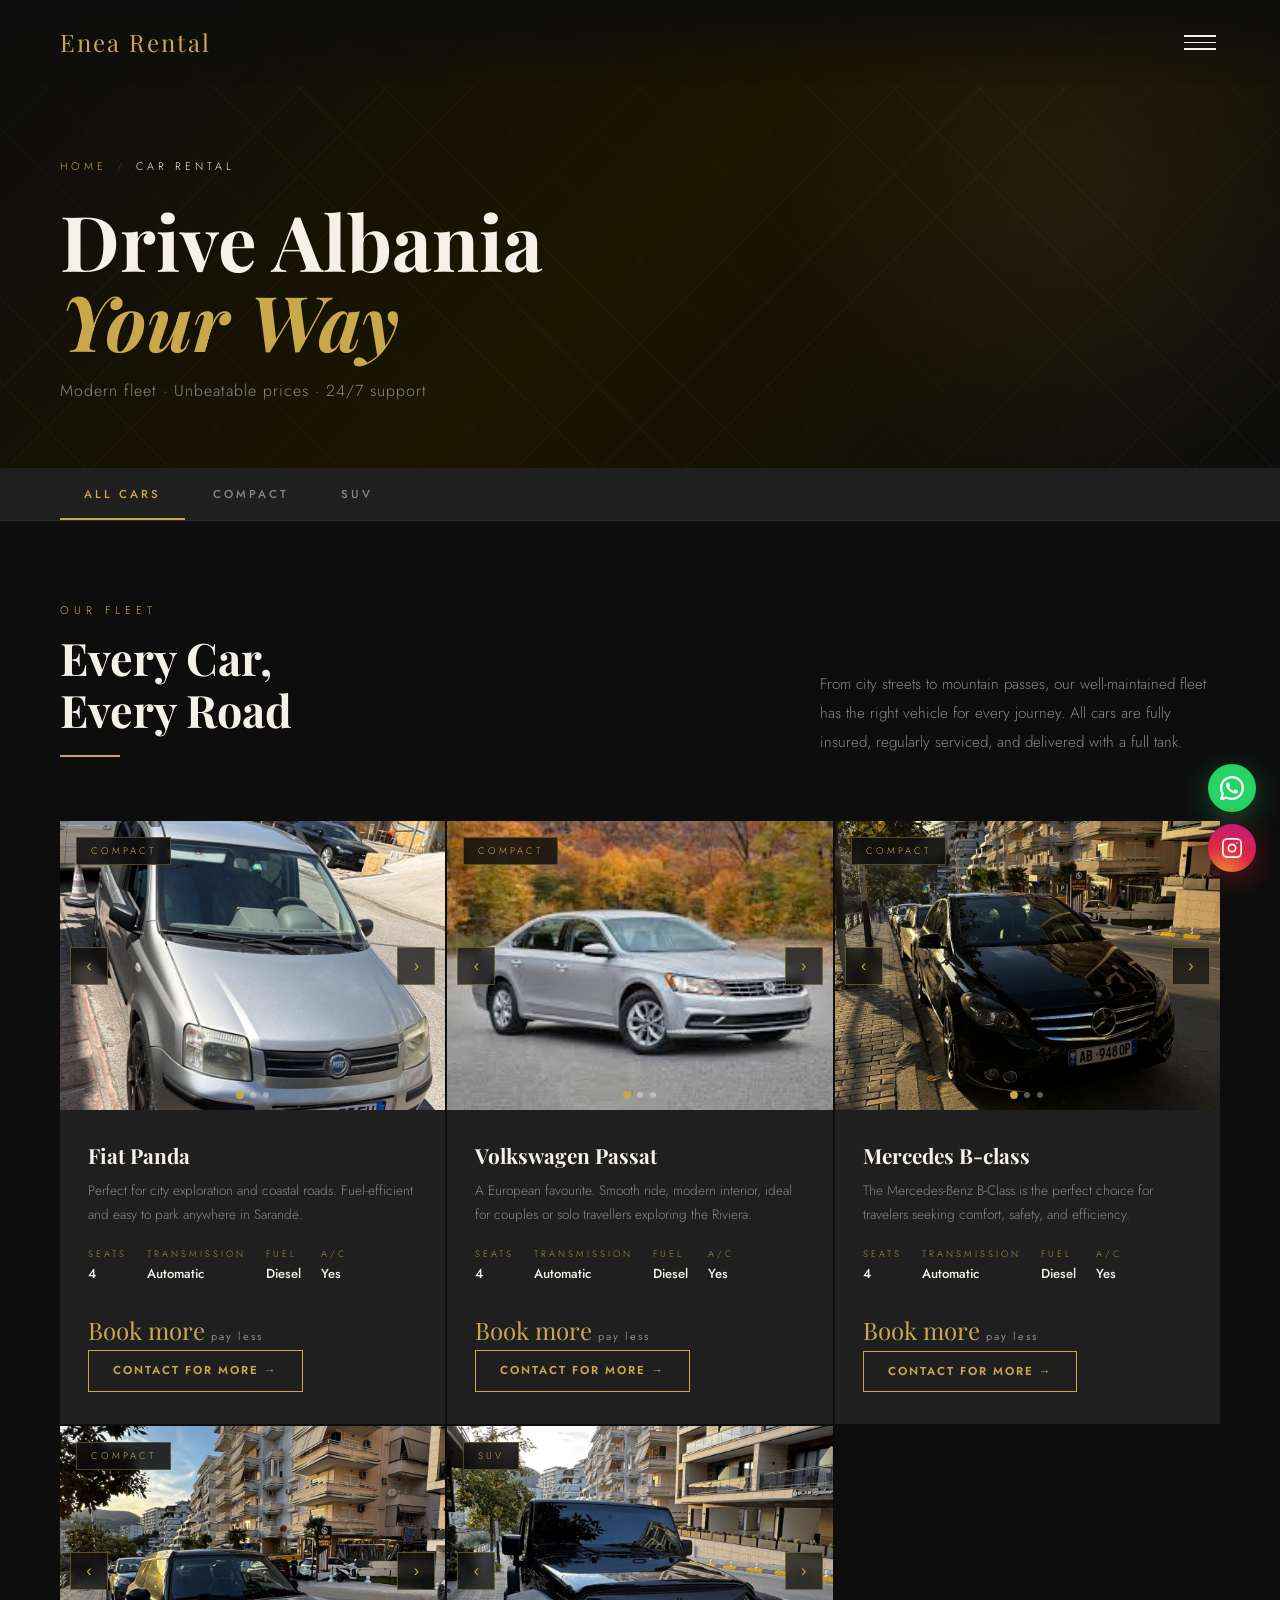
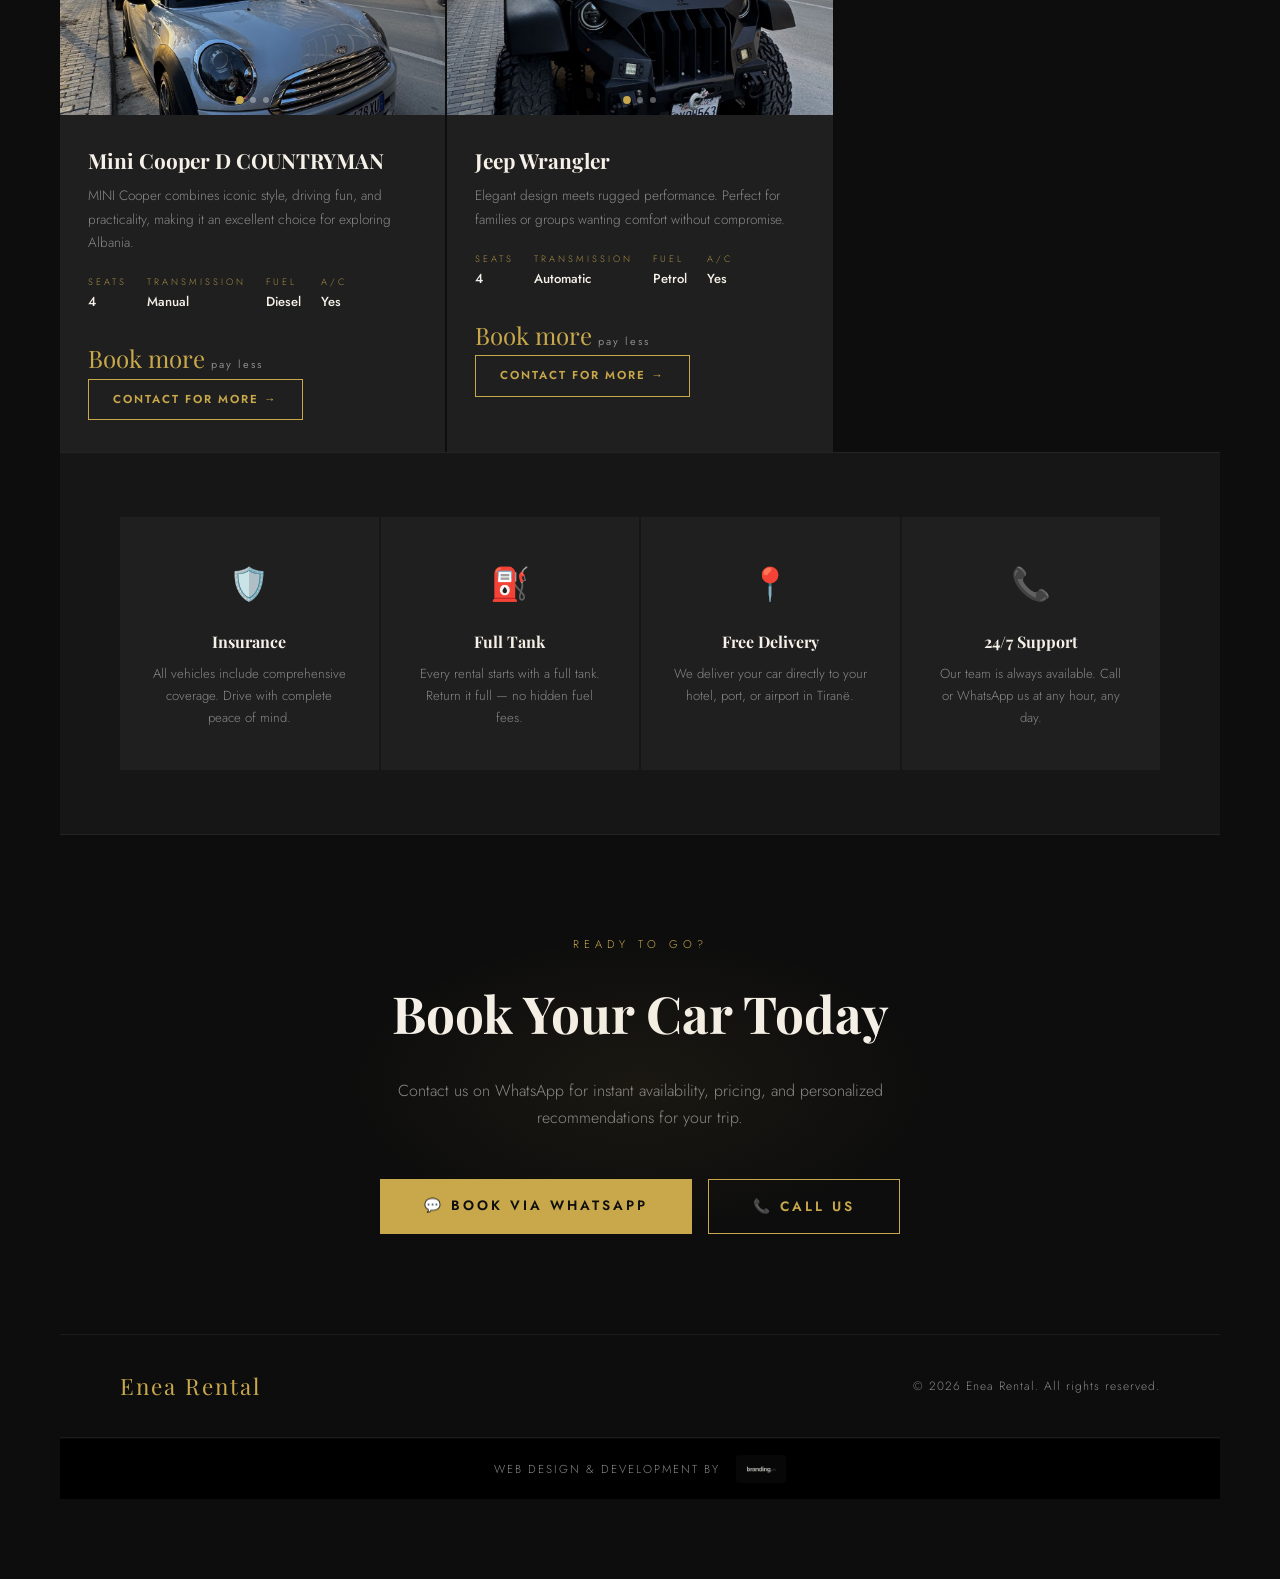
<file: carrental.html>
<!DOCTYPE html>
<html lang="en">
<head>
<meta charset="UTF-8">
<meta name="viewport" content="width=device-width, initial-scale=1.0">
<title>Car Rental – Enea Rental Albania</title>
<link href="https://fonts.googleapis.com/css2?family=Playfair+Display:ital,wght@0,400;0,700;1,400&family=Jost:wght@300;400;500;600&display=swap" rel="stylesheet">
<style>
:root {
  --gold: #C9A84C;
  --gold-light: #E8C97A;
  --dark: #0D0D0D;
  --dark2: #161616;
  --dark3: #1F1F1F;
  --cream: #F5F0E8;
  --text-muted: #888;
  --white: #fff;
}

*, *::before, *::after { box-sizing: border-box; margin: 0; padding: 0; }
html { scroll-behavior: smooth; }
body {
  background: var(--dark);
  color: var(--cream);
  font-family: 'Jost', sans-serif;
  font-weight: 300;
  line-height: 1.7;
  overflow-x: hidden;
}

/* NAV */
nav {
  position: fixed; top: 0; left: 0; width: 100%;
  z-index: 100;
  display: flex; align-items: center; justify-content: space-between;
  padding: 22px 60px;
  background: linear-gradient(to bottom, rgba(13,13,13,.95) 0%, transparent 100%);
  backdrop-filter: blur(4px);
}
.nav-logo {
  font-family: 'Playfair Display', serif;
  font-size: 1.5rem; color: var(--gold);
  letter-spacing: 2px; text-decoration: none;
}
.hamburger {
  display: flex; flex-direction: column;
  justify-content: center; gap: 5px;
  width: 40px; height: 40px;
  background: none; border: none;
  cursor: pointer; padding: 4px; z-index: 600;
}
.hamburger span {
  display: block; width: 100%; height: 1.5px;
  background: var(--cream);
  transition: transform 0.4s, opacity 0.3s, width 0.3s;
  transform-origin: left;
}
.hamburger.open span:nth-child(1) { transform: rotate(45deg) translateY(-1px); }
.hamburger.open span:nth-child(2) { opacity: 0; width: 0; }
.hamburger.open span:nth-child(3) { transform: rotate(-45deg) translateY(1px); }
.nav-overlay {
  position: fixed; inset: 0;
  background: rgba(13,13,13,.6);
  backdrop-filter: blur(4px);
  z-index: 700; opacity: 0;
  pointer-events: none; transition: opacity 0.4s;
}
.nav-overlay.open { opacity: 1; pointer-events: all; }
.nav-panel {
  position: fixed; top: 0; right: 0;
  width: 320px; height: 100vh;
  background: var(--dark3);
  border-left: 1px solid rgba(201,168,76,.15);
  z-index: 800;
  display: flex; flex-direction: column;
  transform: translateX(100%);
  transition: transform 0.5s cubic-bezier(0.25, 0.46, 0.45, 0.94);
}
.nav-panel.open { transform: translateX(0); }
.nav-panel-header {
  display: flex; justify-content: space-between; align-items: center;
  padding: 28px 32px;
  border-bottom: 1px solid rgba(255,255,255,.06);
}
.nav-panel-logo {
  font-family: 'Playfair Display', serif;
  font-size: 1.2rem; color: var(--gold); letter-spacing: 2px;
}
.nav-close {
  background: none; border: none; font-size: 1rem; cursor: pointer;
  color: var(--text-muted); width: 32px; height: 32px;
  display: flex; align-items: center; justify-content: center; transition: color .3s;
}
.nav-close:hover { color: var(--gold); }
.nav-panel-links {
  list-style: none; flex: 1; padding: 40px 32px;
  display: flex; flex-direction: column; gap: 4px;
}
.nav-panel-links li a {
  display: flex; align-items: center; gap: 20px;
  text-decoration: none; color: var(--cream);
  font-size: 1.6rem; font-weight: 300;
  font-family: 'Playfair Display', serif;
  padding: 16px 0;
  border-bottom: 1px solid rgba(255,255,255,.06);
  transition: color 0.3s, padding-left 0.3s;
}
.nav-panel-links li a:hover { color: var(--gold); padding-left: 8px; }
.nav-num {
  font-size: 0.7rem; letter-spacing: 2px;
  color: var(--gold); font-family: 'Jost', sans-serif; font-weight: 500;
}
.nav-panel-footer {
  padding: 28px 32px;
  border-top: 1px solid rgba(255,255,255,.06);
  display: flex; flex-direction: column; gap: 10px;
}
.nav-call {
  display: inline-flex; align-items: center; gap: 8px;
  background: var(--dark); color: var(--cream);
  padding: 12px 20px; text-decoration: none;
  font-size: 0.82rem; font-weight: 500; letter-spacing: 1px;
  border: 1px solid rgba(255,255,255,.08); transition: border-color .2s, color .2s;
}
.nav-call:hover { border-color: var(--gold); color: var(--gold); }
.nav-wa {
  display: inline-flex; align-items: center; gap: 8px;
  background: #25d366; color: #fff;
  padding: 12px 20px; text-decoration: none;
  font-size: 0.82rem; font-weight: 500; letter-spacing: 1px; transition: opacity .2s;
}
.nav-wa:hover { opacity: 0.9; }
.nav-panel-footer p { font-size: 0.78rem; color: var(--text-muted); letter-spacing: 1px; }

/* PAGE HERO */
.page-hero {
  position: relative;
  height: 52vh; min-height: 380px;
  display: flex; align-items: flex-end;
  overflow: hidden;
  background: var(--dark2);
}
.page-hero-bg {
  position: absolute; inset: 0;
  background: linear-gradient(135deg, #0D0D0D 0%, #1a1600 50%, #0D0D0D 100%);
}

.page-hero-pattern {
  position: absolute; inset: 0; opacity: 0.04;
  background-image:
    repeating-linear-gradient(45deg, var(--gold) 0px, var(--gold) 1px, transparent 1px, transparent 60px),
    repeating-linear-gradient(-45deg, var(--gold) 0px, var(--gold) 1px, transparent 1px, transparent 60px);
}
.page-hero-glow {
  position: absolute; top: -100px; right: -100px;
  width: 600px; height: 600px; border-radius: 50%;
  background: radial-gradient(circle, rgba(201,168,76,.08) 0%, transparent 70%);
  pointer-events: none;
}
.page-hero-content {
  position: relative; z-index: 2;
  padding: 0 60px 64px;
  animation: fadeUp .8s ease both;
}
.breadcrumb {
  display: flex; align-items: center; gap: 10px;
  font-size: .68rem; letter-spacing: 4px; text-transform: uppercase;
  color: var(--text-muted); margin-bottom: 24px;
}
.breadcrumb a { color: var(--gold); text-decoration: none; transition: opacity .2s; }
.breadcrumb a:hover { opacity: .7; }
.breadcrumb span { color: rgba(255,255,255,.2); }
.page-hero-content h1 {
  font-family: 'Playfair Display', serif;
  font-size: clamp(3rem, 6vw, 5.5rem);
  font-weight: 700; line-height: 1.05;
  margin-bottom: 16px;
}
.page-hero-content h1 em { font-style: italic; color: var(--gold); }
.page-hero-sub {
  color: var(--text-muted); font-size: 1rem; letter-spacing: 1px; max-width: 500px;
}

/* FILTER BAR */
.filter-bar {
  background: var(--dark3);
  border-bottom: 1px solid rgba(255,255,255,.06);
  padding: 0 60px;
  display: flex; align-items: center; gap: 4px;
  position: sticky; top: 72px; z-index: 50;
  overflow-x: auto;
}
.filter-bar::-webkit-scrollbar { display: none; }
.filter-btn {
  padding: 18px 24px;
  background: none; border: none;
  color: var(--text-muted); font-family: 'Jost', sans-serif;
  font-size: .72rem; font-weight: 500; letter-spacing: 3px;
  text-transform: uppercase; cursor: pointer;
  transition: color .3s; white-space: nowrap;
  position: relative;
}
.filter-btn::after {
  content: ''; position: absolute; bottom: 0; left: 0; right: 0;
  height: 2px; background: var(--gold);
  transform: scaleX(0); transition: transform .3s;
}
.filter-btn:hover { color: var(--cream); }
.filter-btn.active { color: var(--gold); }
.filter-btn.active::after { transform: scaleX(1); }

/* FLEET SECTION */
.fleet-section { padding: 80px 60px; background: var(--dark); }
.fleet-intro {
  display: flex; align-items: flex-end; justify-content: space-between;
  margin-bottom: 64px; gap: 40px;
}
.fleet-intro-left .section-label {
  font-size: .7rem; letter-spacing: 5px;
  text-transform: uppercase; color: var(--gold); margin-bottom: 12px;
}
.fleet-intro-left .section-title {
  font-family: 'Playfair Display', serif;
  font-size: clamp(2rem, 3.5vw, 3rem);
  font-weight: 700; line-height: 1.15;
}
.fleet-intro-right {
  color: var(--text-muted); font-size: .95rem;
  line-height: 1.9; max-width: 400px; flex-shrink: 0;
}
.gold-divider { width: 60px; height: 2px; background: var(--gold); margin: 20px 0 0; }

/* CARS GRID */
.cars-grid {
  display: grid;
  grid-template-columns: repeat(3, 1fr);
  gap: 2px;
}
.car-card {
  background: var(--dark3);
  position: relative; overflow: hidden;
  transition: transform .4s ease;
  cursor: default;
}
.car-card[data-category]:not(.visible) { display: none; }
.car-card.visible { display: block; }

/* CAR CAROUSEL */
.car-carousel {
  position: relative; overflow: hidden; aspect-ratio: 4/3;
}
.car-carousel-track {
  display: flex; height: 100%;
  transition: transform .55s cubic-bezier(.25,.46,.45,.94);
}
.car-carousel-slide {
  min-width: 100%; height: 100%; overflow: hidden; position: relative;
}
.car-carousel-slide img {
  width: 100%; height: 100%; object-fit: cover; display: block;
  transition: transform .6s ease;
}
.car-card:hover .car-carousel-slide img { transform: scale(1.04); }
.car-carousel-btn {
  position: absolute; top: 50%; transform: translateY(-50%);
  background: rgba(13,13,13,.72); border: 1px solid rgba(201,168,76,.4);
  color: var(--gold); width: 38px; height: 38px;
  display: flex; align-items: center; justify-content: center;
  cursor: pointer; font-size: 1rem; z-index: 10;
  transition: background .3s, border-color .3s; backdrop-filter: blur(4px);
}
.car-carousel-btn:hover { background: rgba(201,168,76,.2); border-color: var(--gold); }
.car-carousel-btn.prev { left: 10px; }
.car-carousel-btn.next { right: 10px; }
.car-carousel-dots {
  position: absolute; bottom: 12px; left: 50%; transform: translateX(-50%);
  display: flex; gap: 7px; z-index: 10;
}
.car-carousel-dot {
  width: 6px; height: 6px; background: rgba(255,255,255,.35);
  border-radius: 50%; cursor: pointer;
  transition: background .3s, transform .3s;
}
.car-carousel-dot.active { background: var(--gold); transform: scale(1.3); }

/* category badge */
.car-badge {
  position: absolute; top: 16px; left: 16px;
  padding: 5px 14px;
  background: rgba(13,13,13,.85);
  border: 1px solid rgba(201,168,76,.35);
  font-size: .6rem; letter-spacing: 3px; text-transform: uppercase; color: var(--gold);
  backdrop-filter: blur(4px);
  z-index: 5;
}

.car-body { padding: 28px 28px 32px; }
.car-name {
  font-family: 'Playfair Display', serif;
  font-size: 1.3rem; color: var(--cream); margin-bottom: 6px;
}
.car-desc {
  color: var(--text-muted); font-size: .85rem; line-height: 1.7; margin-bottom: 20px;
}
.car-specs {
  display: flex; gap: 20px; flex-wrap: wrap; margin-bottom: 24px;
}
.spec { display: flex; flex-direction: column; gap: 2px; }
.spec-label {
  font-size: .58rem; letter-spacing: 3px;
  text-transform: uppercase; color: var(--gold); opacity: .8;
}
.spec-val { font-size: .82rem; font-weight: 500; color: var(--cream); }
.car-price-row {
  display: flex; align-items: center; justify-content: space-between;
  padding-top: 20px;
  border-top: 1px solid rgba(255,255,255,.07);
}
.car-price {
  font-family: 'Playfair Display', serif;
  font-size: 1.5rem; color: var(--gold);
}
.car-price span {
  font-family: 'Jost', sans-serif;
  font-size: .68rem; letter-spacing: 2px; color: var(--text-muted); font-weight: 400;
}
.btn-book {
  display: inline-flex; align-items: center; gap: 8px;
  padding: 10px 24px;
  background: transparent; border: 1px solid var(--gold); color: var(--gold);
  font-family: 'Jost', sans-serif; font-size: .72rem; font-weight: 600;
  letter-spacing: 2px; text-transform: uppercase; text-decoration: none;
  transition: background .3s, color .3s;
}
.btn-book:hover { background: var(--gold); color: var(--dark); }

/* INFO STRIP */
.info-strip {
  background: var(--dark2);
  border-top: 1px solid rgba(255,255,255,.06);
  border-bottom: 1px solid rgba(255,255,255,.06);
  padding: 64px 60px;
}
.info-strip-grid {
  display: grid; grid-template-columns: repeat(4, 1fr); gap: 2px;
}
.info-item {
  background: var(--dark3); padding: 40px 32px;
  text-align: center; transition: background .3s;
}
.info-item:hover { background: rgba(201,168,76,.06); }
.info-icon { font-size: 2rem; margin-bottom: 16px; display: block; }
.info-item h4 {
  font-family: 'Playfair Display', serif;
  font-size: 1rem; color: var(--cream); margin-bottom: 8px;
}
.info-item p { font-size: .82rem; color: var(--text-muted); line-height: 1.7; }

/* BOOKING CTA */
.booking-cta {
  background: var(--dark); padding: 100px 60px;
  text-align: center; position: relative; overflow: hidden;
}
.booking-cta-glow {
  position: absolute; top: 50%; left: 50%;
  transform: translate(-50%, -50%);
  width: 600px; height: 300px;
  background: radial-gradient(ellipse, rgba(201,168,76,.07) 0%, transparent 70%);
  pointer-events: none;
}
.booking-cta .section-label {
  font-size: .7rem; letter-spacing: 5px;
  text-transform: uppercase; color: var(--gold); margin-bottom: 16px; display: block;
}
.booking-cta h2 {
  font-family: 'Playfair Display', serif;
  font-size: clamp(2rem, 4vw, 3.5rem); font-weight: 700; margin-bottom: 20px;
}
.booking-cta p {
  color: var(--text-muted); font-size: 1rem; max-width: 500px; margin: 0 auto 48px;
}
.cta-btns { display: flex; gap: 16px; justify-content: center; flex-wrap: wrap; }
.btn {
  display: inline-block; padding: 15px 44px;
  background: var(--gold); color: var(--dark);
  font-family: 'Jost', sans-serif; font-weight: 600;
  font-size: .85rem; letter-spacing: 3px; text-transform: uppercase;
  text-decoration: none; transition: background .3s, transform .2s;
}
.btn:hover { background: var(--gold-light); transform: translateY(-2px); }
.btn-outline {
  background: transparent; border: 1px solid var(--gold); color: var(--gold);
}
.btn-outline:hover { background: rgba(201,168,76,.1); transform: translateY(-2px); }

/* FOOTER */
footer { border-top: 1px solid rgba(255,255,255,.06); display: flex; flex-direction: column; }
.footer-top {
  padding: 32px 60px;
  display: flex; align-items: center; justify-content: space-between;
  border-bottom: 1px solid rgba(255,255,255,.06);
}
.footer-logo {
  font-family: 'Playfair Display', serif;
  font-size: 1.4rem; color: var(--gold); letter-spacing: 2px;
}
.footer-top p { font-size: .75rem; color: var(--text-muted); letter-spacing: 1px; }
.footer-bottom {
  padding: 16px 60px; background: #000;
  display: flex; align-items: center; justify-content: center;
  gap: 16px; border-top: 1px solid rgba(255,255,255,.04);
}
.footer-bottom p { font-size: .72rem; letter-spacing: 2px; text-transform: uppercase; color: #888; margin: 0; }
.footer-credit-logo img { height: 28px; width: auto; display: block; opacity: 0.75; transition: opacity .3s; border-radius: 3px; }
.footer-credit-logo:hover img { opacity: 1; }

/* FLOATS */
.float-wa, .float-ig {
  position: fixed; right: 24px;
  width: 48px; height: 48px; border-radius: 50%;
  display: flex; align-items: center; justify-content: center;
  z-index: 200; transition: transform .3s, box-shadow .3s;
}
.float-wa { bottom: 88px; background: #25d366; color: #fff; box-shadow: 0 8px 30px rgba(37,211,102,.35); }
.float-ig {
  bottom: 28px;
  background: radial-gradient(circle at 30% 110%, #f09433, #dc2743 50%, #bc1888);
  color: #fff; box-shadow: 0 8px 30px rgba(220,39,67,.35);
}
.float-wa:hover, .float-ig:hover { transform: scale(1.12); box-shadow: 0 12px 40px rgba(0,0,0,.4); }

@keyframes fadeUp {
  from { opacity:0; transform: translateY(40px); }
  to   { opacity:1; transform: translateY(0); }
}

/* RESPONSIVE */
@media (max-width: 1100px) { .cars-grid { grid-template-columns: repeat(2, 1fr); } }
@media (max-width: 900px) {
  nav { padding: 20px 28px; }
  .page-hero-content { padding: 0 28px 48px; }
  .filter-bar { padding: 0 28px; }
  .fleet-section { padding: 60px 28px; }
  .fleet-intro { flex-direction: column; align-items: flex-start; }
  .info-strip { padding: 48px 28px; }
  .info-strip-grid { grid-template-columns: repeat(2, 1fr); }
  .booking-cta { padding: 80px 28px; }
  .footer-top { flex-direction: column; gap: 16px; text-align: center; padding: 28px; }
}
@media (max-width: 640px) {
  .cars-grid { grid-template-columns: 1fr; }
  .info-strip-grid { grid-template-columns: 1fr; }
  .fleet-section { padding: 40px 20px; }
  .page-hero-content h1 { font-size: 2.6rem; }
}
</style>
</head>
<body>

<!-- WHATSAPP FLOAT -->
<a href="https://wa.me/355696736765" class="float-wa" target="_blank">
  <svg viewBox="0 0 24 24" fill="currentColor" width="24" height="24">
    <path d="M17.472 14.382c-.297-.149-1.758-.867-2.03-.967-.273-.099-.471-.148-.67.15-.197.297-.767.966-.94 1.164-.173.199-.347.223-.644.075-.297-.15-1.255-.463-2.39-1.475-.883-.788-1.48-1.761-1.653-2.059-.173-.297-.018-.458.13-.606.134-.133.298-.347.446-.52.149-.174.198-.298.298-.497.099-.198.05-.371-.025-.52-.075-.149-.669-1.612-.916-2.207-.242-.579-.487-.5-.669-.51-.173-.008-.371-.01-.57-.01-.198 0-.52.074-.792.372-.272.297-1.04 1.016-1.04 2.479 0 1.462 1.065 2.875 1.213 3.074.149.198 2.096 3.2 5.077 4.487.709.306 1.262.489 1.694.625.712.227 1.36.195 1.871.118.571-.085 1.758-.719 2.006-1.413.248-.694.248-1.289.173-1.413-.074-.124-.272-.198-.57-.347z"/>
    <path d="M12 0C5.373 0 0 5.373 0 12c0 2.123.554 4.118 1.528 5.855L.057 23.428a.75.75 0 00.915.915l5.573-1.471A11.943 11.943 0 0012 24c6.627 0 12-5.373 12-12S18.627 0 12 0zm0 21.75a9.726 9.726 0 01-4.953-1.355l-.355-.211-3.676.97.984-3.595-.232-.371A9.722 9.722 0 012.25 12C2.25 6.615 6.615 2.25 12 2.25S21.75 6.615 21.75 12 17.385 21.75 12 21.75z"/>
  </svg>
</a>

<!-- INSTAGRAM FLOAT -->
<a href="https://www.instagram.com/enea_rental" class="float-ig" target="_blank">
  <svg viewBox="0 0 24 24" fill="none" stroke="currentColor" stroke-width="1.8" stroke-linecap="round" stroke-linejoin="round" width="22" height="22">
    <rect x="2" y="2" width="20" height="20" rx="5" ry="5"/>
    <circle cx="12" cy="12" r="4"/>
    <circle cx="17.5" cy="6.5" r="0.8" fill="currentColor" stroke="none"/>
  </svg>
</a>

<!-- NAV -->
<nav>
  <a class="nav-logo" href="index.html">Enea Rental</a>
  <button class="hamburger" id="hamburger" onclick="toggleMenu()">
    <span></span><span></span><span></span>
  </button>
  <div class="nav-overlay" id="navOverlay" onclick="toggleMenu()"></div>
  <div class="nav-panel" id="navPanel">
    <div class="nav-panel-header">
      <span class="nav-panel-logo">Enea Rental</span>
      <button class="nav-close" onclick="toggleMenu()">✕</button>
    </div>
    <ul class="nav-panel-links">
      <li><a href="index.html#services" onclick="toggleMenu()"><span class="nav-num">01</span>Services</a></li>
      <li><a href="index.html#about" onclick="toggleMenu()"><span class="nav-num">02</span>About</a></li>
      <li><a href="index.html#contact" onclick="toggleMenu()"><span class="nav-num">03</span>Contact</a></li>
      <li><a href="index.html#community" onclick="toggleMenu()"><span class="nav-num">04</span>Community</a></li>
    </ul>
    <div class="nav-panel-footer">
      <a href="tel:+355696736765" class="nav-call">📞 +355 69 673 6765</a>
      <a href="https://wa.me/355696736765" target="_blank" class="nav-wa">💬 WhatsApp</a>
      <p>📍 Rruga Skënderbeu, Sarandë</p>
    </div>
  </div>
</nav>

<!-- PAGE HERO -->
<section class="page-hero">
  <div class="page-hero-bg"></div>
  <div class="page-hero-pattern"></div>
  <div class="page-hero-glow"></div>
  <div class="page-hero-content">
    <div class="breadcrumb">
      <a href="index.html">Home</a>
      <span>/</span>
      <span style="color:var(--cream)">Car Rental</span>
    </div>
    <h1>Drive Albania<br><em>Your Way</em></h1>
    <p class="page-hero-sub">Modern fleet · Unbeatable prices · 24/7 support</p>
  </div>
</div>
</section>

<!-- FILTER BAR -->
<div class="filter-bar">
  <button class="filter-btn active" data-filter="all">All Cars</button>
  <button class="filter-btn" data-filter="compact">Compact</button>
  <button class="filter-btn" data-filter="suv">SUV</button>
</div>

<!-- FLEET -->
<section class="fleet-section">
  <div class="fleet-intro">
    <div class="fleet-intro-left">
      <p class="section-label">Our Fleet</p>
      <h2 class="section-title">Every Car,<br>Every Road</h2>
      <div class="gold-divider"></div>
    </div>
    <p class="fleet-intro-right">
      From city streets to mountain passes, our well-maintained fleet has the right vehicle for every journey. All cars are fully insured, regularly serviced, and delivered with a full tank.
    </p>
  </div>

  <div class="cars-grid" id="carsGrid">

    <!-- Fiat Panda -->
    <div class="car-card visible" data-category="compact">
      <div class="car-carousel">
        <div class="car-carousel-track">
          <div class="car-carousel-slide"><img src="cars/pandafront.JPG" alt="Fiat Panda"></div>
          <div class="car-carousel-slide"><img src="cars/pandainterior.JPG" alt="Fiat Panda"></div>
          <div class="car-carousel-slide"><img src="cars/pandaback.JPG" alt="Fiat Panda"></div>
        </div>
        <button class="car-carousel-btn prev">&#8249;</button>
        <button class="car-carousel-btn next">&#8250;</button>
        <div class="car-carousel-dots">
          <div class="car-carousel-dot active"></div>
          <div class="car-carousel-dot"></div>
          <div class="car-carousel-dot"></div>
        </div>
        <div class="car-badge">Compact</div>
      </div>
      <div class="car-body">
        <h3 class="car-name">Fiat Panda</h3>
        <p class="car-desc">Perfect for city exploration and coastal roads. Fuel-efficient and easy to park anywhere in Sarandë.</p>
        <div class="car-specs">
          <div class="spec"><span class="spec-label">Seats</span><span class="spec-val">4</span></div>
          <div class="spec"><span class="spec-label">Transmission</span><span class="spec-val">Automatic</span></div>
          <div class="spec"><span class="spec-label">Fuel</span><span class="spec-val">Diesel</span></div>
          <div class="spec"><span class="spec-label">A/C</span><span class="spec-val">Yes</span></div>
        </div>
        <div class="slogan">
          <div class="car-price">Book more <span>pay less</span></div>
          <a href="https://wa.me/355696736765?text=Hi!%20Is this car available for booking?%20I%20would%20like%20to%20know%20the%20price." class="btn-book" target="_blank">Contact for more →</a>
        </div>
      </div>
    </div>

    <!-- VW Passat -->
    <div class="car-card visible" data-category="compact">
      <div class="car-carousel">
        <div class="car-carousel-track">
          <div class="car-carousel-slide"><img src="cars/passat1.jpeg" alt="Volkswagen Passat"></div>
          <div class="car-carousel-slide"><img src="cars/passat2.webp" alt="Volkswagen Passat"></div>
        </div>
        <button class="car-carousel-btn prev">&#8249;</button>
        <button class="car-carousel-btn next">&#8250;</button>
        <div class="car-carousel-dots">
          <div class="car-carousel-dot active"></div>
          <div class="car-carousel-dot"></div>
          <div class="car-carousel-dot"></div>
        </div>
        <div class="car-badge">Compact</div>
      </div>
      <div class="car-body">
        <h3 class="car-name">Volkswagen Passat</h3>
        <p class="car-desc">A European favourite. Smooth ride, modern interior, ideal for couples or solo travellers exploring the Riviera.</p>
        <div class="car-specs">
          <div class="spec"><span class="spec-label">Seats</span><span class="spec-val">4</span></div>
          <div class="spec"><span class="spec-label">Transmission</span><span class="spec-val">Automatic</span></div>
          <div class="spec"><span class="spec-label">Fuel</span><span class="spec-val">Diesel</span></div>
          <div class="spec"><span class="spec-label">A/C</span><span class="spec-val">Yes</span></div>
        </div>
         <div class="slogan">
          <div class="car-price">Book more <span>pay less</span></div>
          <a href="https://wa.me/355696736765?text=Hi!%20Is this car available for booking?%20I%20would%20like%20to%20know%20the%20price." class="btn-book" target="_blank">Contact for more →</a>
        </div>

      </div>
    </div>

    <!-- B-CLASS -->
    <div class="car-card visible" data-category="compact">
      <div class="car-carousel">
        <div class="car-carousel-track">
          <div class="car-carousel-slide"><img src="cars/BFRONT.jpg" alt="Mercedes B-class"></div>
          <div class="car-carousel-slide"><img src="cars/BBACK.jpg" alt="Mercedes B-class"></div>
          <div class="car-carousel-slide"><img src="cars/BINT.jpg" alt="Mercedes B-class"></div>
        </div>
        <button class="car-carousel-btn prev">&#8249;</button>
        <button class="car-carousel-btn next">&#8250;</button>
        <div class="car-carousel-dots">
          <div class="car-carousel-dot active"></div>
          <div class="car-carousel-dot"></div>
          <div class="car-carousel-dot"></div>
        </div>
        <div class="car-badge">Compact</div>
      </div>
      <div class="car-body">
        <h3 class="car-name">Mercedes B-class</h3>
        <p class="car-desc">The Mercedes-Benz B-Class is the perfect choice for travelers seeking comfort, safety, and efficiency.</p>
        <div class="car-specs">
          <div class="spec"><span class="spec-label">Seats</span><span class="spec-val">4</span></div>
          <div class="spec"><span class="spec-label">Transmission</span><span class="spec-val">Automatic</span></div>
          <div class="spec"><span class="spec-label">Fuel</span><span class="spec-val">Diesel</span></div>
          <div class="spec"><span class="spec-label">A/C</span><span class="spec-val">Yes</span></div>
        </div>
          <div class="slogan">
          <div class="car-price">Book more <span>pay less</span></div>
          <a href="https://wa.me/355696736765?text=Hi!%20Is this car available for booking?%20I%20would%20like%20to%20know%20the%20price." class="btn-book" target="_blank">Contact for more →</a>
        </div>
      </div>
    </div>

    <!-- Mini Cooper D COUNTRYMAN -->
    <div class="car-card visible" data-category="compact">
      <div class="car-carousel">
        <div class="car-carousel-track">
          <div class="car-carousel-slide"><img src="cars/MINI1.jpg" alt="Mini Cooper D COUNTRYMAN"></div>
          <div class="car-carousel-slide"><img src="cars/MINI2.jpg" alt="Mini Cooper D COUNTRYMAN"></div>
          <div class="car-carousel-slide"><img src="cars/MINI3.jpg" alt="Mini Cooper D COUNTRYMAN"></div>
        </div>
        <button class="car-carousel-btn prev">&#8249;</button>
        <button class="car-carousel-btn next">&#8250;</button>
        <div class="car-carousel-dots">
          <div class="car-carousel-dot active"></div>
          <div class="car-carousel-dot"></div>
          <div class="car-carousel-dot"></div>
        </div>
        <div class="car-badge">Compact</div>
      </div>
      <div class="car-body">
        <h3 class="car-name">Mini Cooper D COUNTRYMAN</h3>
        <p class="car-desc">MINI Cooper combines iconic style, driving fun, and practicality, making it an excellent choice for exploring Albania.</p>
        <div class="car-specs">
          <div class="spec"><span class="spec-label">Seats</span><span class="spec-val">4</span></div>
          <div class="spec"><span class="spec-label">Transmission</span><span class="spec-val">Manual</span></div>
          <div class="spec"><span class="spec-label">Fuel</span><span class="spec-val">Diesel</span></div>
          <div class="spec"><span class="spec-label">A/C</span><span class="spec-val">Yes</span></div>
        </div>
           <div class="slogan">
          <div class="car-price">Book more <span>pay less</span></div>
          <a href="https://wa.me/355696736765?text=Hi!%20Is this car available for booking?%20I%20would%20like%20to%20know%20the%20price." class="btn-book" target="_blank">Contact for more →</a>
        </div>
      </div>
    </div>

    <!-- Jeep Wrangler -->
    <div class="car-card visible" data-category="suv">
      <div class="car-carousel">
        <div class="car-carousel-track">
          <div class="car-carousel-slide"><img src="cars/jeep1.jpg" alt="Jeep Wrangler"></div>
          <div class="car-carousel-slide"><img src="cars/jeep2.jpg" alt="Jeep Wrangler"></div>
          <div class="car-carousel-slide"><img src="cars/jeep3.jpg" alt="Jeep Wrangler"></div>
        </div>
        <button class="car-carousel-btn prev">&#8249;</button>
        <button class="car-carousel-btn next">&#8250;</button>
        <div class="car-carousel-dots">
          <div class="car-carousel-dot active"></div>
          <div class="car-carousel-dot"></div>
          <div class="car-carousel-dot"></div>
        </div>
        <div class="car-badge">Suv</div>
      </div>
      <div class="car-body">
        <h3 class="car-name">Jeep Wrangler</h3>
        <p class="car-desc">Elegant design meets rugged performance. Perfect for families or groups wanting comfort without compromise.</p>
        <div class="car-specs">
          <div class="spec"><span class="spec-label">Seats</span><span class="spec-val">4</span></div>
          <div class="spec"><span class="spec-label">Transmission</span><span class="spec-val">Automatic</span></div>
          <div class="spec"><span class="spec-label">Fuel</span><span class="spec-val">Petrol</span></div>
          <div class="spec"><span class="spec-label">A/C</span><span class="spec-val">Yes</span></div>
        </div>
        <div class="slogan">
          <div class="car-price">Book more <span>pay less</span></div>
          <a href="https://wa.me/355696736765?text=Hi!%20Is this car available for booking?%20I%20would%20like%20to%20know%20the%20price." class="btn-book" target="_blank">Contact for more →</a>
        </div>
      </div>
    </div>
    </div>
<!-- INFO STRIP -->
<div class="info-strip">
  <div class="info-strip-grid">
    <div class="info-item">
      <span class="info-icon">🛡️</span>
      <h4>Insurance</h4>
      <p>All vehicles include comprehensive coverage. Drive with complete peace of mind.</p>
    </div>
    <div class="info-item">
      <span class="info-icon">⛽</span>
      <h4>Full Tank</h4>
      <p>Every rental starts with a full tank. Return it full — no hidden fuel fees.</p>
    </div>
    <div class="info-item">
      <span class="info-icon">📍</span>
      <h4>Free Delivery</h4>
      <p>We deliver your car directly to your hotel, port, or airport in Tiranë.</p>
    </div>
    <div class="info-item">
      <span class="info-icon">📞</span>
      <h4>24/7 Support</h4>
      <p>Our team is always available. Call or WhatsApp us at any hour, any day.</p>
    </div>
  </div>
</div>

<!-- BOOKING CTA -->
<section class="booking-cta">
  <div class="booking-cta-glow"></div>
  <span class="section-label">Ready to Go?</span>
  <h2>Book Your Car Today</h2>
  <p>Contact us on WhatsApp for instant availability, pricing, and personalized recommendations for your trip.</p>
  <div class="cta-btns">
    <a href="https://wa.me/355696736765?text=Përshëndetje!%20Dua%20të%20rezervoj%20një%20makinë." class="btn" target="_blank">💬 Book via WhatsApp</a>
    <a href="tel:+355696736765" class="btn btn-outline">📞 Call Us</a>
  </div>
</section>

<!-- FOOTER -->
<footer>
  <div class="footer-top">
    <div class="footer-logo">Enea Rental</div>
    <p>© 2026 Enea Rental. All rights reserved.</p>
  </div>
  <div class="footer-bottom">
    <p>Web design &amp; development by</p>
    <a href="https://share.google/2fGV6CkjPBnUPsl1h" target="_blank" class="footer-credit-logo">
      <img src="logo.jpg" alt="branding.al" />
    </a>
  </div>
</footer>

<script>
// NAV
function toggleMenu() {
  const hamburger = document.getElementById('hamburger');
  const navPanel = document.getElementById('navPanel');
  const navOverlay = document.getElementById('navOverlay');
  hamburger.classList.toggle('open');
  navPanel.classList.toggle('open');
  navOverlay.classList.toggle('open');
  document.body.style.overflow = navPanel.classList.contains('open') ? 'hidden' : '';
}

// CAR CAROUSELS
document.querySelectorAll('.car-carousel').forEach(carousel => {
  const track = carousel.querySelector('.car-carousel-track');
  const slides = carousel.querySelectorAll('.car-carousel-slide');
  const dots = carousel.querySelectorAll('.car-carousel-dot');
  let current = 0;

  function goTo(idx) {
    current = (idx + slides.length) % slides.length;
    track.style.transform = `translateX(-${current * 100}%)`;
    dots.forEach((d, i) => d.classList.toggle('active', i === current));
  }

  carousel.querySelector('.prev').addEventListener('click', e => { e.stopPropagation(); goTo(current - 1); });
  carousel.querySelector('.next').addEventListener('click', e => { e.stopPropagation(); goTo(current + 1); });
  dots.forEach((d, i) => d.addEventListener('click', e => { e.stopPropagation(); goTo(i); }));
  setInterval(() => goTo(current + 1), 4500);
});

// FILTER
document.querySelectorAll('.filter-btn').forEach(btn => {
  btn.addEventListener('click', function() {
    document.querySelectorAll('.filter-btn').forEach(b => b.classList.remove('active'));
    this.classList.add('active');
    const filter = this.dataset.filter;
    document.querySelectorAll('.car-card').forEach(card => {
      const cat = card.dataset.category || '';
      if (filter === 'all' || cat.includes(filter)) {
        card.classList.add('visible');
        card.style.animation = 'fadeUp .4s ease both';
      } else {
        card.classList.remove('visible');
      }
    });
  });
});

// NAV scroll
window.addEventListener('scroll', () => {
  document.querySelector('nav').style.background =
    window.scrollY > 60
      ? 'rgba(13,13,13,.97)'
      : 'linear-gradient(to bottom, rgba(13,13,13,.95) 0%, transparent 100%)';
});
</script>
</body>
</html>
</file>
